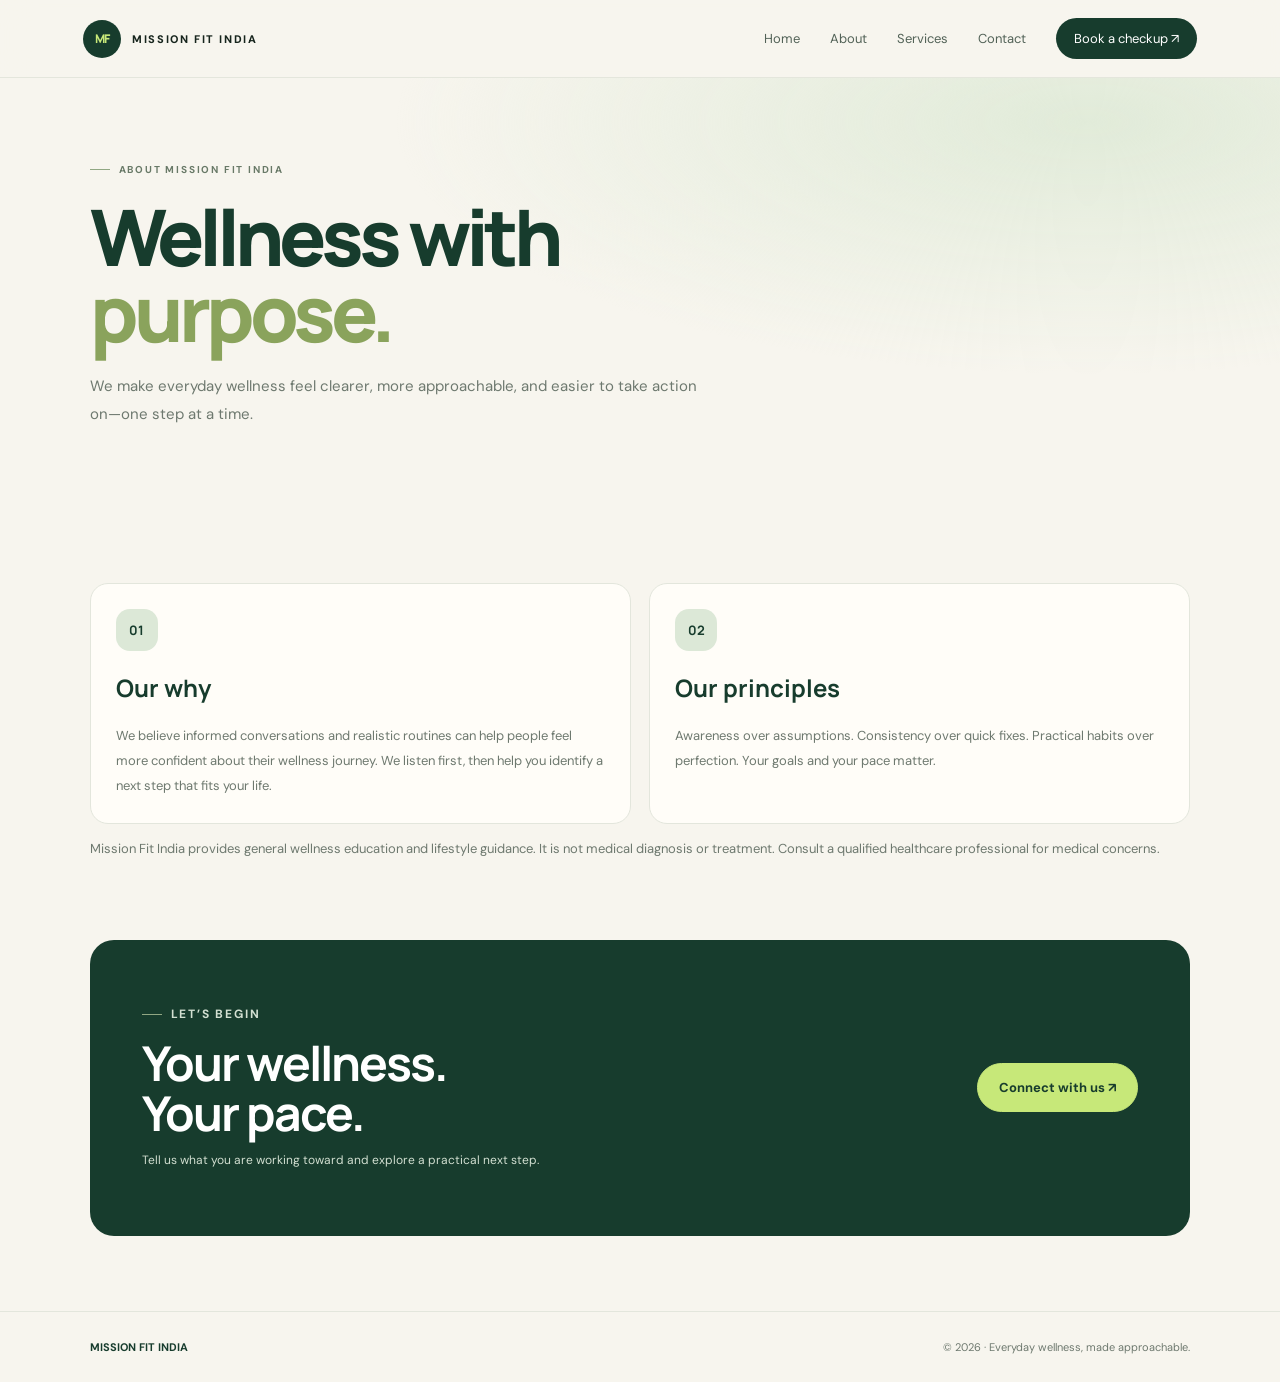
<file: about.html>
<!doctype html><html lang="en"><head><meta charset="utf-8"><meta name="viewport" content="width=device-width,initial-scale=1"><meta name="description" content="Learn about Mission Fit India's approachable wellness philosophy."><title>About | Mission Fit India</title><link rel="stylesheet" href="css/style.css"><script defer src="js/script.js"></script></head><body><header><a class="brand" href="index.html"><span class="brand-mark">MF</span><b>MISSION FIT INDIA</b></a><button class="menu" aria-label="Toggle navigation" aria-expanded="false">☰</button><nav><a href="index.html">Home</a><a href="about.html">About</a><a href="services.html">Services</a><a href="contact.html">Contact</a><a class="nav-cta" href="contact.html">Book a checkup ↗</a></nav></header><main><section class="page"><p class="eyebrow">ABOUT MISSION FIT INDIA</p><h1>Wellness with<br><em>purpose.</em></h1><p>We make everyday wellness feel clearer, more approachable, and easier to take action on—one step at a time.</p></section><section class="content"><div class="grid"><article class="tile"><span class="number">01</span><h2>Our why</h2><p>We believe informed conversations and realistic routines can help people feel more confident about their wellness journey. We listen first, then help you identify a next step that fits your life.</p></article><article class="tile"><span class="number">02</span><h2>Our principles</h2><p>Awareness over assumptions. Consistency over quick fixes. Practical habits over perfection. Your goals and your pace matter.</p></article></div><p class="note">Mission Fit India provides general wellness education and lifestyle guidance. It is not medical diagnosis or treatment. Consult a qualified healthcare professional for medical concerns.</p></section><section class="closing"><div><p class="eyebrow">LET’S BEGIN</p><h2>Your wellness.<br>Your pace.</h2><p>Tell us what you are working toward and explore a practical next step.</p></div><a class="btn" href="contact.html">Connect with us ↗</a></section></main><footer><strong>MISSION FIT INDIA</strong><span>© <span id="year"></span> · Everyday wellness, made approachable.</span></footer></body></html>
</file>
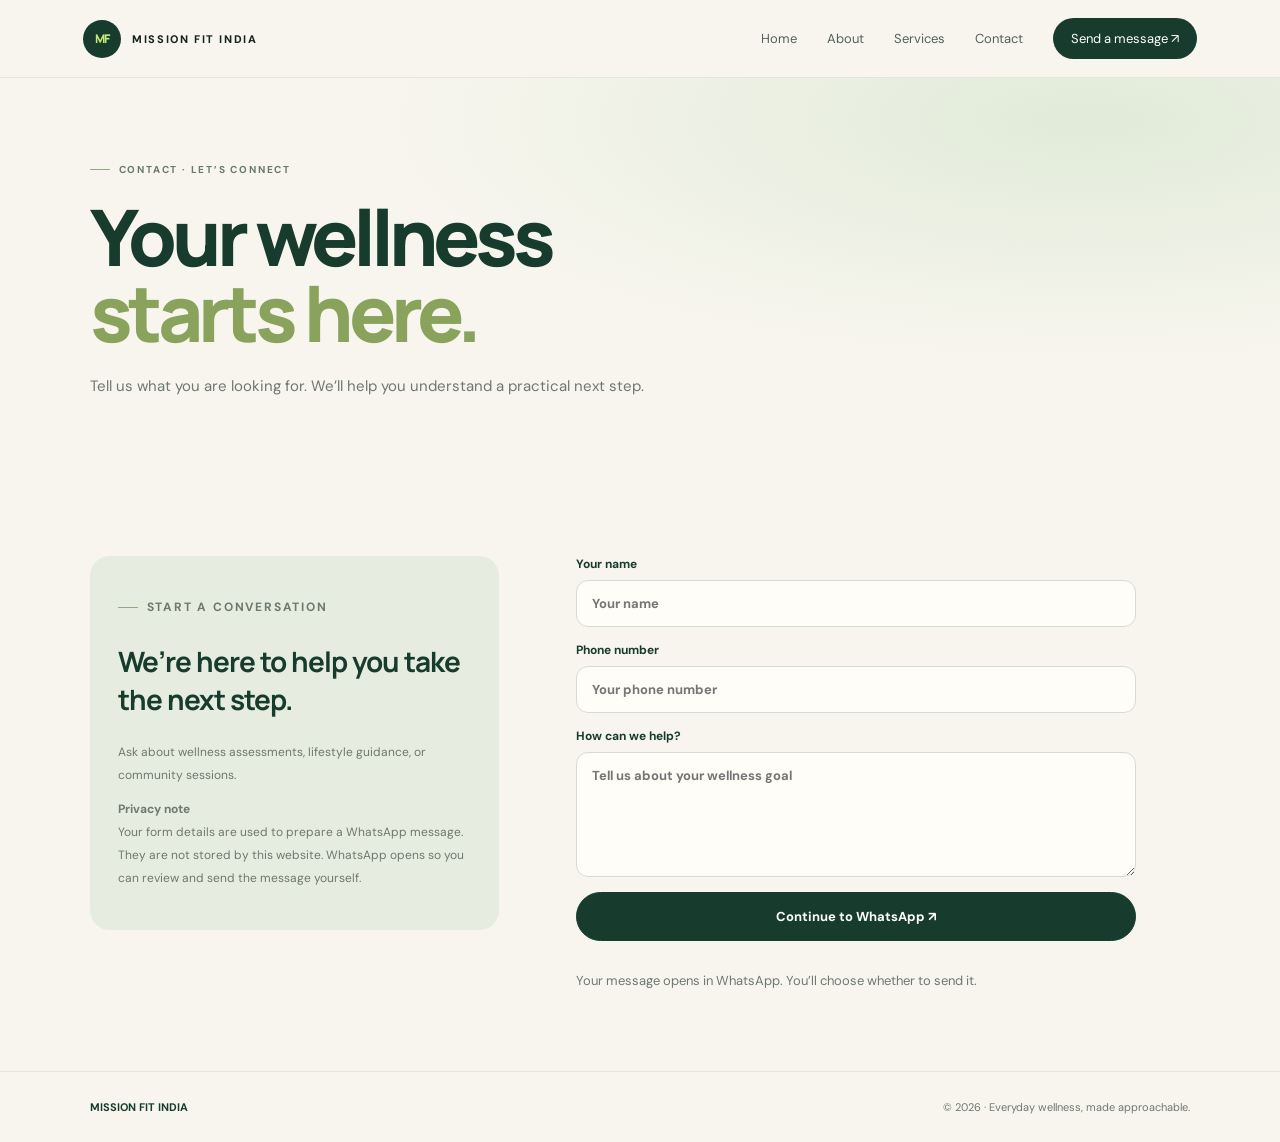
<file: contact.html>
<!doctype html><html lang="en"><head><meta charset="utf-8"><meta name="viewport" content="width=device-width,initial-scale=1"><meta name="description" content="Contact Mission Fit India to ask about wellness assessments and guidance."><title>Contact | Mission Fit India</title><link rel="stylesheet" href="css/style.css"><script defer src="js/script.js"></script></head><body><header><a class="brand" href="index.html"><span class="brand-mark">MF</span><b>MISSION FIT INDIA</b></a><button class="menu" aria-label="Toggle navigation" aria-expanded="false">☰</button><nav><a href="index.html">Home</a><a href="about.html">About</a><a href="services.html">Services</a><a href="contact.html">Contact</a><a class="nav-cta" href="#contact-form">Send a message ↗</a></nav></header><main><section class="page"><p class="eyebrow">CONTACT · LET’S CONNECT</p><h1>Your wellness<br><em>starts here.</em></h1><p>Tell us what you are looking for. We’ll help you understand a practical next step.</p></section><section class="content form-layout"><aside class="form-aside"><p class="eyebrow">START A CONVERSATION</p><h2>We’re here to help you take the next step.</h2><p>Ask about wellness assessments, lifestyle guidance, or community sessions.</p><p><strong>Privacy note</strong><br>Your form details are used to prepare a WhatsApp message. They are not stored by this website. WhatsApp opens so you can review and send the message yourself.</p></aside><form id="contact-form" data-wa data-number="917061158248"><label>Your name<input name="name" autocomplete="name" required placeholder="Your name"></label><label>Phone number<input name="phone" type="tel" autocomplete="tel" required placeholder="Your phone number"></label><label>How can we help?<textarea name="message" required placeholder="Tell us about your wellness goal"></textarea></label><button class="btn" type="submit">Continue to WhatsApp ↗</button><p class="note">Your message opens in WhatsApp. You’ll choose whether to send it.</p></form></section></main><footer><strong>MISSION FIT INDIA</strong><span>© <span id="year"></span> · Everyday wellness, made approachable.</span></footer></body></html>
</file>
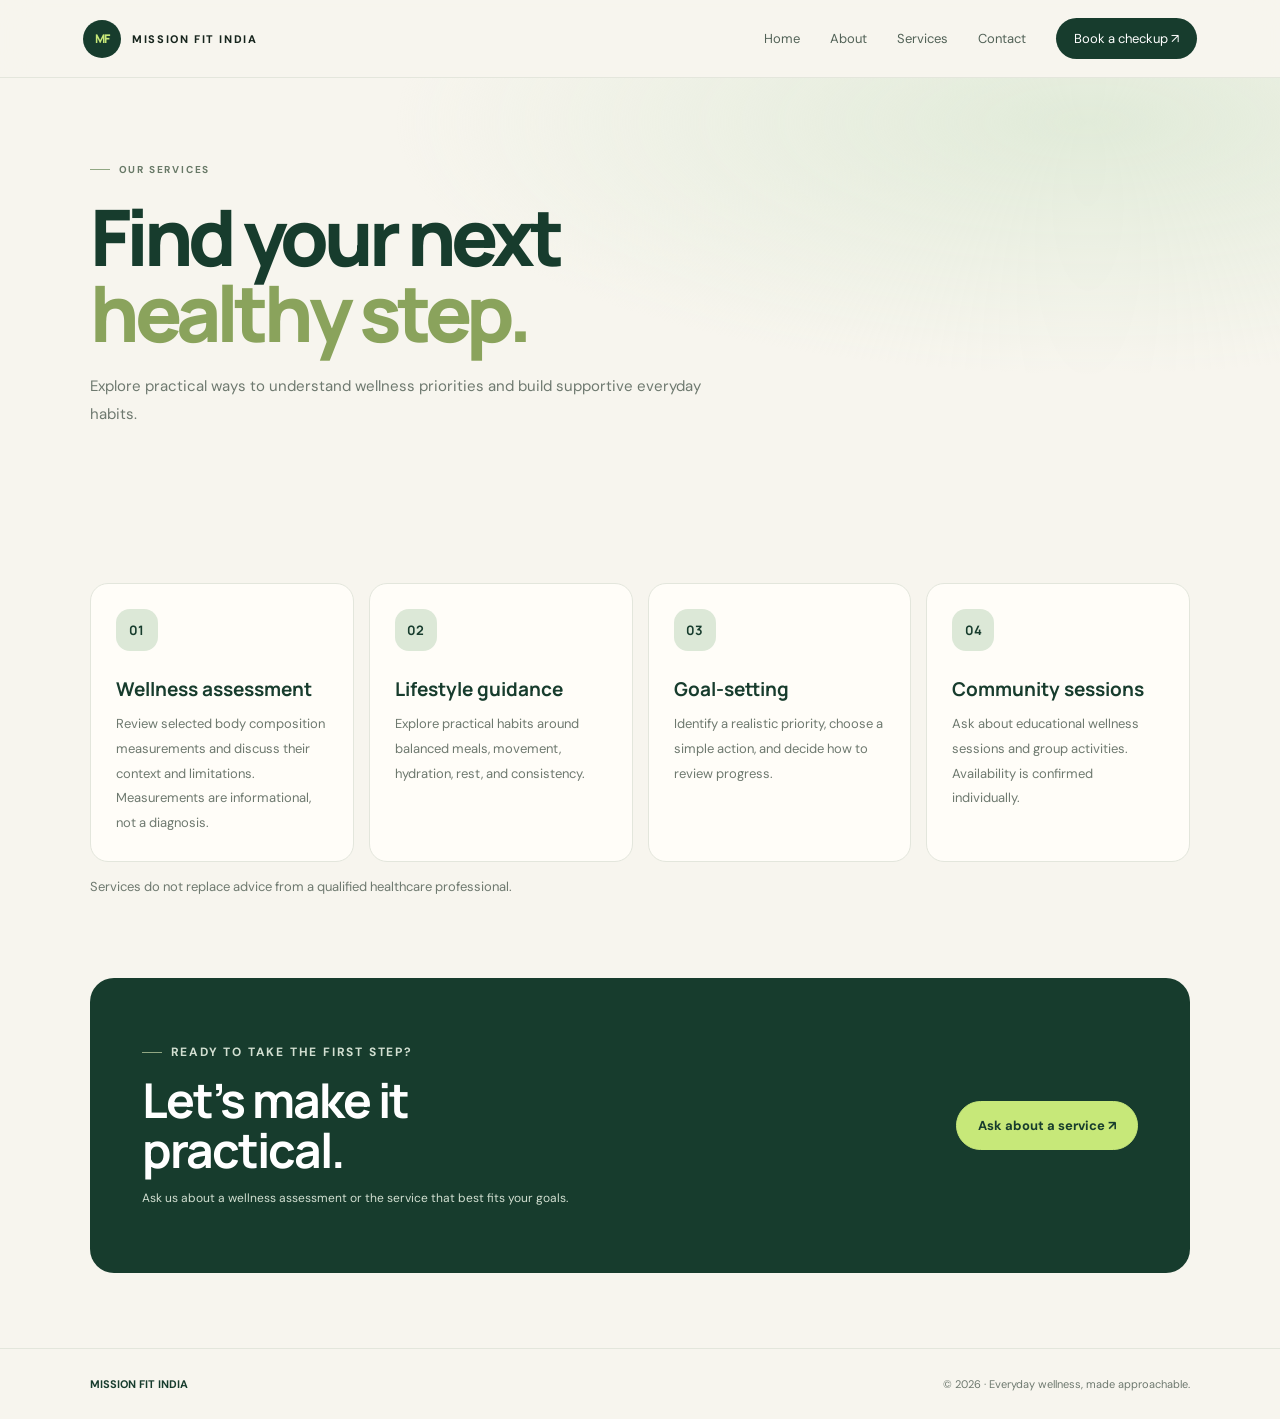
<file: services.html>
<!doctype html><html lang="en"><head><meta charset="utf-8"><meta name="viewport" content="width=device-width,initial-scale=1"><meta name="description" content="Explore Mission Fit India wellness assessment, lifestyle guidance, goal-setting, and community sessions."><title>Services | Mission Fit India</title><link rel="stylesheet" href="css/style.css"><script defer src="js/script.js"></script></head><body><header><a class="brand" href="index.html"><span class="brand-mark">MF</span><b>MISSION FIT INDIA</b></a><button class="menu" aria-label="Toggle navigation" aria-expanded="false">☰</button><nav><a href="index.html">Home</a><a href="about.html">About</a><a href="services.html">Services</a><a href="contact.html">Contact</a><a class="nav-cta" href="contact.html">Book a checkup ↗</a></nav></header><main><section class="page"><p class="eyebrow">OUR SERVICES</p><h1>Find your next<br><em>healthy step.</em></h1><p>Explore practical ways to understand wellness priorities and build supportive everyday habits.</p></section><section class="content"><div class="cards"><article class="tile"><span class="number">01</span><h3>Wellness assessment</h3><p>Review selected body composition measurements and discuss their context and limitations. Measurements are informational, not a diagnosis.</p></article><article class="tile"><span class="number">02</span><h3>Lifestyle guidance</h3><p>Explore practical habits around balanced meals, movement, hydration, rest, and consistency.</p></article><article class="tile"><span class="number">03</span><h3>Goal-setting</h3><p>Identify a realistic priority, choose a simple action, and decide how to review progress.</p></article><article class="tile"><span class="number">04</span><h3>Community sessions</h3><p>Ask about educational wellness sessions and group activities. Availability is confirmed individually.</p></article></div><p class="note">Services do not replace advice from a qualified healthcare professional.</p></section><section class="closing"><div><p class="eyebrow">READY TO TAKE THE FIRST STEP?</p><h2>Let’s make it<br>practical.</h2><p>Ask us about a wellness assessment or the service that best fits your goals.</p></div><a class="btn" href="contact.html">Ask about a service ↗</a></section></main><footer><strong>MISSION FIT INDIA</strong><span>© <span id="year"></span> · Everyday wellness, made approachable.</span></footer></body></html>
</file>
<file: css/style.css>
@import url('https://fonts.googleapis.com/css2?family=DM+Sans:wght@400;500;600;700&family=Manrope:wght@400;500;600;700;800&display=swap');
:root{--forest:#173c2d;--forest2:#244f3b;--sage:#dce8d7;--cream:#f7f5ee;--paper:#fffdf8;--lime:#c7e879;--ink:#17251d;--muted:#6e796f;--line:#e3e6dc;--shadow:0 18px 55px #1b3b2910}
*{box-sizing:border-box}html{scroll-behavior:smooth}body{margin:0;background:var(--cream);color:var(--ink);font-family:'DM Sans',sans-serif}a{color:inherit;text-decoration:none}button,input,textarea{font:inherit}header{height:78px;padding:0 6.5%;display:flex;align-items:center;justify-content:space-between;background:#f7f5eef2;border-bottom:1px solid #e4e6dc;position:sticky;top:0;z-index:10;backdrop-filter:blur(16px)}.brand{display:flex;align-items:center;gap:11px;font-size:11px;letter-spacing:1.6px;font-weight:700}.brand-mark{display:grid;place-items:center;width:38px;height:38px;border-radius:50%;background:var(--forest);color:var(--lime);font:800 12px Manrope;letter-spacing:-1px}.brand b{font-weight:800}.menu{display:none;border:0;background:none;font-size:24px;color:var(--forest)}nav{display:flex;align-items:center;gap:30px;font-size:13px;color:#526257}nav a:hover{color:#173c2d}.nav-cta{background:var(--forest);color:white;padding:12px 18px;border-radius:30px}.eyebrow{display:flex;align-items:center;gap:9px;font-size:10px;font-weight:700;letter-spacing:1.8px;text-transform:uppercase;color:#687967}.eyebrow:before{content:'';width:20px;height:1px;background:#91a783}.hero{padding:76px 7% 82px;display:grid;grid-template-columns:1.05fr .95fr;gap:5%;align-items:center;background:radial-gradient(ellipse at 80% 15%,#e6eddf 0,transparent 42%),var(--cream);min-height:590px}.hero-copy{max-width:620px}.hero h1,.page h1{font:800 clamp(54px,7vw,91px)/.98 Manrope,sans-serif;letter-spacing:-5px;margin:24px 0;color:var(--forest)}h1 em,h2 em{font-style:normal;color:#8aa35c}.hero-copy>p:not(.eyebrow),.page>p:not(.eyebrow){font-size:15px;line-height:1.85;color:var(--muted);max-width:510px}.actions{display:flex;gap:12px;flex-wrap:wrap;margin-top:28px}.btn{display:inline-flex;align-items:center;justify-content:center;gap:12px;padding:15px 21px;border:1px solid var(--forest);border-radius:30px;background:var(--forest);color:white;font-size:13px;font-weight:700;transition:transform .2s,background .2s}.btn:hover{transform:translateY(-2px);background:var(--forest2)}.btn.secondary{background:transparent;color:var(--forest)}.hero-art{min-height:420px;border-radius:28px;overflow:hidden;position:relative;background:linear-gradient(145deg,#dbe7d4,#9eb58e);box-shadow:var(--shadow)}.hero-art img{width:100%;height:100%;min-height:420px;object-fit:cover;display:block;filter:saturate(.72)}.hero-art:after{content:'';position:absolute;inset:0;background:linear-gradient(180deg,#173c2d00 35%,#173c2d8c)}.art-note{position:absolute;z-index:1;bottom:24px;left:24px;right:24px;color:white}.art-note span{display:block;font-size:10px;letter-spacing:1.4px;text-transform:uppercase;opacity:.8}.art-note strong{display:block;font:700 23px Manrope;margin-top:8px}.trust-strip{padding:18px 7%;display:flex;justify-content:space-between;gap:20px;flex-wrap:wrap;background:var(--forest);color:#f5f5eb;font-size:11px;letter-spacing:.3px}.trust-strip span{display:flex;align-items:center;gap:9px}.trust-strip i{width:7px;height:7px;border-radius:50%;background:var(--lime)}.section{padding:88px 7%}.section-head{display:flex;justify-content:space-between;align-items:end;gap:30px;margin-bottom:35px}.section-head h2,.intro h2{font:700 clamp(36px,4.8vw,58px)/1.05 Manrope;letter-spacing:-3px;color:var(--forest);margin:16px 0 0}.section-head>p{max-width:400px;line-height:1.8;color:var(--muted);font-size:13px}.cards{display:grid;grid-template-columns:repeat(4,minmax(0,1fr));gap:15px}.tile{background:var(--paper);border:1px solid var(--line);border-radius:18px;padding:25px;box-shadow:var(--shadow);transition:transform .2s}.tile:hover{transform:translateY(-4px)}.tile .number{display:grid;place-items:center;width:42px;height:42px;border-radius:14px;background:var(--sage);color:var(--forest);font:700 13px Manrope}.tile h3{font:700 19px Manrope;color:var(--forest);margin:25px 0 10px}.tile p{font-size:12px;line-height:1.8;color:var(--muted);margin:0}.feature{display:grid;grid-template-columns:1fr 1fr;gap:7%;align-items:center;background:#e5ecde}.feature-visual{min-height:340px;border-radius:22px;background:linear-gradient(135deg,#c6d8bc,#e9eee3);display:flex;align-items:center;justify-content:center;overflow:hidden}.feature-visual img{width:100%;height:100%;min-height:340px;object-fit:cover}.feature-copy h2{font:700 clamp(36px,4.4vw,55px)/1.06 Manrope;letter-spacing:-3px;color:var(--forest);margin:18px 0}.feature-copy p{font-size:13px;line-height:1.9;color:var(--muted)}.steps{display:grid;grid-template-columns:repeat(3,1fr);gap:16px}.step{padding:23px;border-top:1px solid #a9b8a2}.step b{font:700 12px Manrope;color:#81996b}.step h3{font:700 18px Manrope;color:var(--forest)}.step p{font-size:12px;line-height:1.8;color:var(--muted)}.closing{margin:0 7% 75px;padding:52px;border-radius:24px;background:var(--forest);color:white;display:flex;align-items:center;justify-content:space-between;gap:30px}.closing h2{font:700 clamp(30px,4vw,48px)/1.05 Manrope;letter-spacing:-2px;margin:0}.closing p{font-size:12px;line-height:1.8;color:#d2dfd1;max-width:430px}.closing .btn{background:var(--lime);border-color:var(--lime);color:var(--forest)}footer{padding:28px 7%;border-top:1px solid var(--line);display:flex;justify-content:space-between;gap:20px;flex-wrap:wrap;font-size:11px;color:var(--muted)}footer strong{color:var(--forest)}.page{padding:75px 7%;background:radial-gradient(ellipse at 85% 10%,#e1ebd9 0,transparent 45%),var(--cream)}.page h1{font-size:clamp(48px,6.8vw,78px);margin:22px 0}.page>p:not(.eyebrow){max-width:620px}.content{padding:65px 7%;max-width:1300px;margin:auto}.content h2{font:700 24px Manrope;color:var(--forest)}.content p{font-size:13px;line-height:1.9;color:var(--muted)}.grid{display:grid;grid-template-columns:repeat(2,minmax(0,1fr));gap:18px}.content .tile{box-shadow:none}.note{font-size:11px;color:#7b857a;line-height:1.8}form{display:grid;gap:15px;max-width:560px}label{font-size:12px;font-weight:700;color:var(--forest)}input,textarea{display:block;width:100%;margin-top:8px;padding:14px 15px;border:1px solid #d5ddd0;border-radius:12px;background:#fffdf8;color:var(--ink);outline:none;font-size:13px}input:focus,textarea:focus{border-color:#7d9d68;box-shadow:0 0 0 3px #dce8d7}textarea{min-height:125px;resize:vertical}.float{position:fixed;right:18px;bottom:18px;z-index:8;background:#1b6b45;color:white;padding:14px 18px;border-radius:30px;font-size:12px;font-weight:700;box-shadow:0 10px 30px #173c2d33}.content .btn{cursor:pointer}.form-layout{display:grid;grid-template-columns:.8fr 1.2fr;gap:7%;align-items:start}.form-aside{background:#e6ecdf;padding:28px;border-radius:20px}.form-aside h2{font:700 28px Manrope;letter-spacing:-1px}.form-aside p{font-size:12px;line-height:1.9;color:var(--muted)}@media(max-width:900px){.hero{grid-template-columns:1fr;gap:35px;padding-top:60px}.hero-art,.hero-art img{min-height:350px}.cards{grid-template-columns:repeat(2,minmax(0,1fr))}.section-head{display:block}.section-head>p{margin-top:18px}.feature{grid-template-columns:1fr}.feature-visual,.feature-visual img{min-height:280px}.closing{display:block;padding:35px}.closing .btn{margin-top:15px}.form-layout{grid-template-columns:1fr}}@media(max-width:640px){header{height:70px;padding:0 5%}.menu{display:block;border:0;background:none;font-size:23px;color:var(--forest)}nav{display:none;position:absolute;top:70px;left:0;right:0;padding:20px 6%;background:var(--paper);border-bottom:1px solid var(--line);flex-direction:column;align-items:stretch;gap:18px}nav.open{display:flex}.nav-cta{text-align:center}.hero{padding:52px 6% 60px;min-height:auto}.hero h1{letter-spacing:-3.5px}.hero-art,.hero-art img{min-height:300px}.trust-strip{padding:18px 6%;gap:12px}.section,.content{padding:58px 6%}.section-head h2,.intro h2{letter-spacing:-2px}.cards{grid-template-columns:1fr}.feature{padding:58px 6%}.steps{grid-template-columns:1fr}.page{padding:55px 6%}.page h1{letter-spacing:-3px}.grid{grid-template-columns:1fr}.closing{margin:0 5% 55px;padding:28px}.closing h2{letter-spacing:-1.5px}footer{padding:24px 6%;display:block}footer span{display:block;margin-top:8px}.float{right:12px;bottom:12px}}
/* Responsive image and layout tuning: phone, tablet, laptop and wide desktop */
.hero-art{height:clamp(360px,38vw,560px);min-height:0;aspect-ratio:4/5}
.hero-art img{height:100%;min-height:0;object-fit:cover;object-position:52% center}
.feature-visual{height:clamp(300px,34vw,470px);min-height:0;aspect-ratio:5/4}
.feature-visual img{height:100%;min-height:0;object-fit:cover;object-position:center 48%}
@media(min-width:1400px){.hero{padding-left:max(7%,calc((100vw - 1320px)/2));padding-right:max(7%,calc((100vw - 1320px)/2));gap:6%}.hero-art{height:540px;aspect-ratio:1/1}.section,.feature{padding-left:max(7%,calc((100vw - 1320px)/2));padding-right:max(7%,calc((100vw - 1320px)/2))}.cards{gap:20px}.tile{padding:29px}}
@media(min-width:901px) and (max-width:1199px){.hero{grid-template-columns:1fr .9fr;gap:4%;padding-top:65px;padding-bottom:65px;min-height:510px}.hero h1{font-size:clamp(54px,6.5vw,76px);letter-spacing:-4px}.hero-art{height:440px;aspect-ratio:4/5}.hero-art img{object-position:58% center}.cards{grid-template-columns:repeat(2,minmax(0,1fr))}.section{padding-top:72px;padding-bottom:72px}}
@media(min-width:641px) and (max-width:900px){.hero{grid-template-columns:1fr 1fr;gap:24px;padding:54px 5%;min-height:0}.hero h1{font-size:clamp(46px,7vw,66px);letter-spacing:-3px}.hero-copy>p:not(.eyebrow){font-size:13px}.hero-art{height:370px;aspect-ratio:3/4;border-radius:22px}.hero-art img{object-position:58% center}.actions{gap:9px}.btn{padding:13px 16px;font-size:12px}.cards{grid-template-columns:repeat(2,minmax(0,1fr))}.section{padding:65px 5%}.feature{padding:65px 5%;gap:5%}.feature-visual{height:300px}.steps{gap:12px}.closing{margin-left:5%;margin-right:5%;padding:34px}}
@media(max-width:640px){.hero{display:flex;flex-direction:column;align-items:stretch;gap:30px;padding:45px 6% 50px}.hero-copy{max-width:none}.hero h1{font-size:clamp(48px,13vw,68px);line-height:1;letter-spacing:-3.2px;margin:20px 0}.hero-copy>p:not(.eyebrow){font-size:14px;line-height:1.75}.hero-art{width:100%;height:auto;min-height:0;aspect-ratio:4/3;border-radius:20px}.hero-art img{width:100%;height:100%;min-height:0;aspect-ratio:4/3;object-fit:cover;object-position:55% center}.art-note{left:18px;right:18px;bottom:18px}.art-note strong{font-size:20px}.actions{display:grid;grid-template-columns:1fr;gap:10px}.actions .btn{width:100%}.trust-strip{display:grid;grid-template-columns:1fr 1fr;gap:13px;padding:18px 6%;font-size:10px}.section-head{margin-bottom:25px}.section-head h2{font-size:clamp(34px,9vw,46px)}.cards{grid-template-columns:1fr;gap:12px}.tile{padding:22px;border-radius:16px}.feature{display:flex;flex-direction:column;gap:28px;padding:55px 6%}.feature-visual{width:100%;height:auto;min-height:0;aspect-ratio:4/3;border-radius:18px}.feature-visual img{width:100%;height:100%;min-height:0;aspect-ratio:4/3;object-fit:cover;object-position:center}.feature-copy h2{font-size:clamp(34px,9vw,46px);letter-spacing:-2px}.steps{grid-template-columns:1fr}.step{padding:19px 4px}.closing{display:flex;flex-direction:column;align-items:flex-start;gap:12px;margin:0 5% 48px;padding:27px 23px}.closing h2{font-size:clamp(31px,8.5vw,42px)}.closing .btn{width:100%;text-align:center}.page{padding:48px 6%}.page h1{font-size:clamp(43px,12vw,62px);letter-spacing:-3px}.content{padding:45px 6%}.form-layout{grid-template-columns:1fr;gap:25px}.form-aside{padding:23px}.grid{grid-template-columns:1fr}.float{bottom:12px;right:12px}}
@media(max-width:390px){header{padding:0 4%;height:64px}.brand{gap:8px;font-size:9px;letter-spacing:1px}.brand-mark{width:34px;height:34px;font-size:11px}nav{top:64px}.hero{padding:38px 5% 42px}.hero h1{font-size:46px;letter-spacing:-2.8px}.hero-art{aspect-ratio:1/1}.hero-art img{aspect-ratio:1/1;object-position:60% center}.trust-strip{grid-template-columns:1fr;padding:16px 5%}.section,.content{padding-left:5%;padding-right:5%}.feature{padding-left:5%;padding-right:5%}.closing{margin-left:4%;margin-right:4%;padding:24px 20px}.btn{padding:14px 16px}}
</file>
